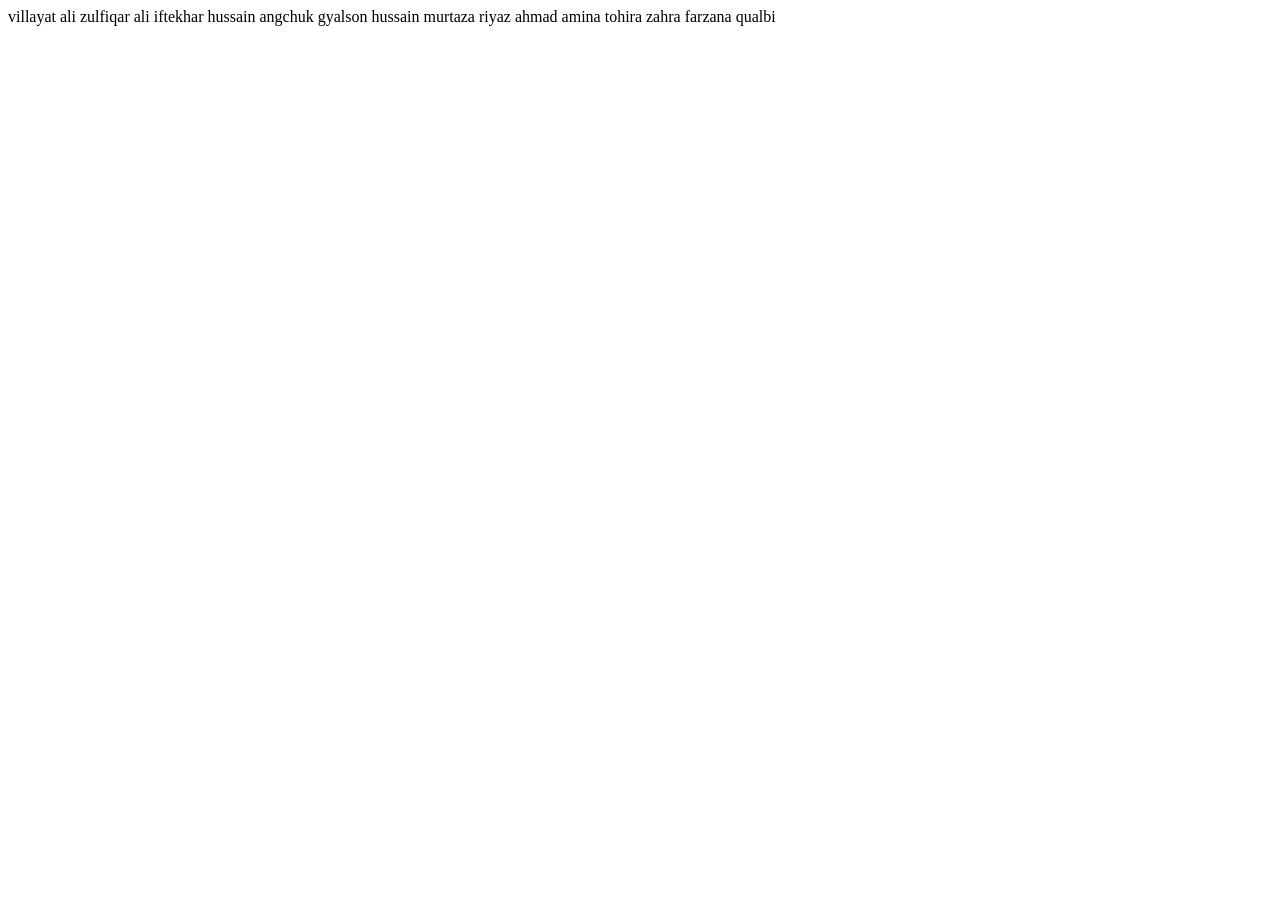
<file: new.html>
<!doctypehtml>
<html>
    <head>
        <title>
  my first page  in html 
        </title>
    </head>
    <body>
        villayat ali
        zulfiqar ali
        iftekhar hussain
        angchuk
        gyalson
        hussain
        murtaza
        riyaz
        ahmad
        amina
        tohira
        zahra
        farzana
        qualbi
    </body>
</html>
</file>
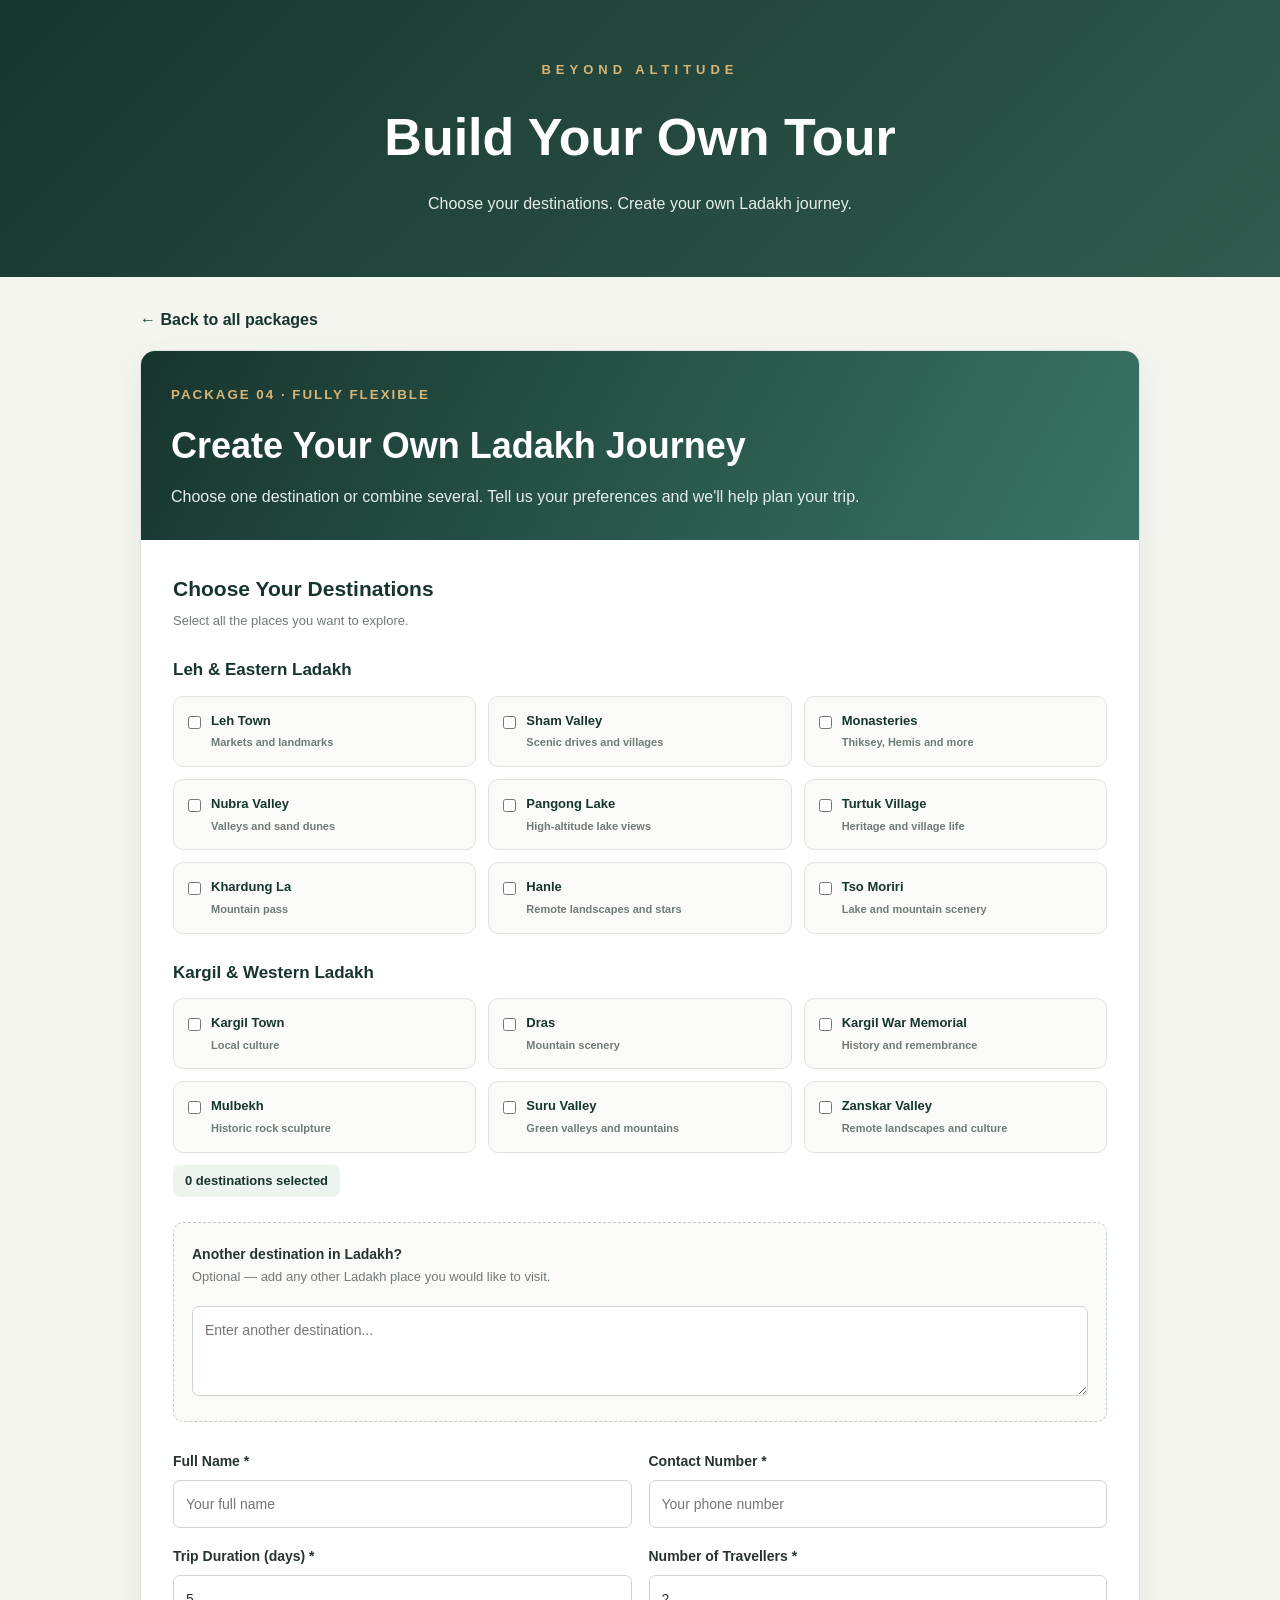
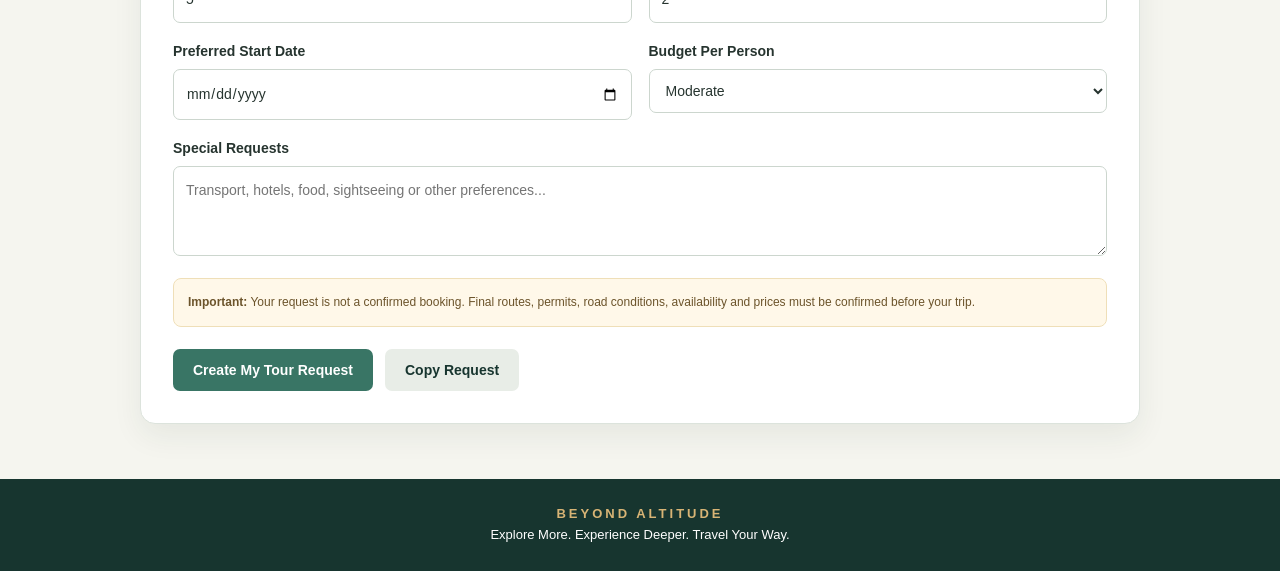
<file: own.html>
<!DOCTYPE html>
<html lang="en">
<head>
<meta charset="UTF-8">
<meta name="viewport" content="width=device-width, initial-scale=1.0">
<title>Beyond Altitude | Build Your Own Tour</title>

<style>
:root {
    --dark: #17352f;
    --green: #397565;
    --gold: #d8b475;
    --bg: #f5f5ef;
    --text: #26342f;
    --muted: #707b75;
}

* {
    margin: 0;
    padding: 0;
    box-sizing: border-box;
}

body {
    font-family: Arial, sans-serif;
    background: var(--bg);
    color: var(--text);
    line-height: 1.6;
}

header {
    background: linear-gradient(135deg, #17352f, #315b4e);
    color: white;
    padding: 60px 20px;
    text-align: center;
}

.brand {
    color: var(--gold);
    letter-spacing: 5px;
    font-size: 13px;
    font-weight: bold;
    margin-bottom: 15px;
}

header h1 {
    font-size: clamp(32px, 6vw, 52px);
}

header p {
    color: #e5eee9;
    margin-top: 12px;
}

.container {
    width: min(1000px, 92%);
    margin: 30px auto 55px;
}

.back-link {
    display: inline-block;
    color: var(--dark);
    text-decoration: none;
    font-weight: bold;
    margin-bottom: 18px;
}

.card {
    background: white;
    border: 1px solid #dce3dc;
    border-radius: 15px;
    overflow: hidden;
    box-shadow: 0 12px 30px #17352f12;
}

.hero {
    background: linear-gradient(120deg, var(--dark), var(--green));
    padding: 30px;
    color: white;
}

.hero small {
    color: var(--gold);
    font-weight: bold;
    letter-spacing: 2px;
}

.hero h2 {
    font-size: clamp(25px, 4vw, 36px);
    margin: 10px 0;
}

.hero p {
    color: #e5eee9;
}

.form-content {
    padding: clamp(18px, 4vw, 32px);
}

.section-title {
    color: var(--dark);
    margin-bottom: 5px;
    font-size: 21px;
}

.help {
    color: var(--muted);
    font-size: 13px;
    margin-bottom: 18px;
}

.region {
    margin-top: 25px;
}

.region h3 {
    color: var(--dark);
    margin-bottom: 12px;
    font-size: 17px;
}

.destinations {
    display: grid;
    grid-template-columns: repeat(3, minmax(0, 1fr));
    gap: 12px;
}

.destination {
    display: flex;
    gap: 10px;
    align-items: flex-start;
    padding: 14px;
    border: 1px solid #dfe5de;
    border-radius: 10px;
    background: #fafbf8;
    cursor: pointer;
    transition: .2s;
}

.destination:has(input:checked) {
    background: #edf5ef;
    border-color: var(--green);
}

.destination input {
    margin-top: 5px;
    accent-color: var(--green);
}

.destination strong {
    display: block;
    color: var(--dark);
    font-size: 13px;
}

.destination span {
    display: block;
    color: var(--muted);
    font-size: 11px;
    margin-top: 3px;
}

.count {
    display: inline-block;
    margin-top: 12px;
    background: #edf4ed;
    color: var(--dark);
    padding: 6px 12px;
    border-radius: 7px;
    font-size: 13px;
    font-weight: bold;
}

.custom-place {
    margin-top: 25px;
    padding: 18px;
    border: 1px dashed #bdcfc0;
    border-radius: 10px;
    background: #fafbf8;
}

.fields {
    display: grid;
    grid-template-columns: repeat(2, minmax(0, 1fr));
    gap: 17px;
    margin-top: 28px;
}

.field {
    display: flex;
    flex-direction: column;
    gap: 7px;
}

.full {
    grid-column: 1 / -1;
}

label {
    font-size: 14px;
    font-weight: bold;
}

input[type="text"],
input[type="tel"],
input[type="date"],
input[type="number"],
select,
textarea {
    width: 100%;
    padding: 12px;
    border: 1px solid #ccd6ce;
    border-radius: 7px;
    background: white;
    color: var(--text);
    font: inherit;
    font-size: 14px;
}

textarea {
    min-height: 90px;
    resize: vertical;
}

input:focus,
select:focus,
textarea:focus {
    outline: 2px solid #a4c5b7;
}

.notice {
    margin-top: 22px;
    padding: 14px;
    background: #fff8e9;
    border: 1px solid #efdfb8;
    border-radius: 8px;
    color: #6c542b;
    font-size: 12px;
}

.buttons {
    display: flex;
    flex-wrap: wrap;
    gap: 12px;
    margin-top: 22px;
}

button {
    border: none;
    border-radius: 7px;
    padding: 13px 20px;
    font-weight: bold;
    font-size: 14px;
    cursor: pointer;
}

.primary {
    background: var(--green);
    color: white;
}

.secondary {
    background: #e8ede7;
    color: var(--dark);
}

button:hover {
    opacity: .9;
}

#result {
    display: none;
    margin-top: 20px;
    padding: 16px;
    border: 1px solid #d7dfd7;
    border-radius: 8px;
    background: #f5f8f3;
    white-space: pre-wrap;
    overflow-wrap: anywhere;
}

footer {
    background: var(--dark);
    color: white;
    text-align: center;
    padding: 25px;
    font-size: 13px;
}

footer strong {
    color: var(--gold);
    letter-spacing: 3px;
}

@media (max-width: 750px) {
    .destinations {
        grid-template-columns: repeat(2, minmax(0, 1fr));
    }
}

@media (max-width: 520px) {
    .destinations,
    .fields {
        grid-template-columns: 1fr;
    }

    .full {
        grid-column: auto;
    }

    .buttons button {
        width: 100%;
    }
}
</style>
</head>

<body>

<header>
    <div class="brand">BEYOND ALTITUDE</div>
    <h1>Build Your Own Tour</h1>
    <p>Choose your destinations. Create your own Ladakh journey.</p>
</header>

<main class="container">

    <a class="back-link" href="index.html">
        ← Back to all packages
    </a>

    <article class="card">

        <div class="hero">
            <small>PACKAGE 04 · FULLY FLEXIBLE</small>
            <h2>Create Your Own Ladakh Journey</h2>
            <p>
                Choose one destination or combine several.
                Tell us your preferences and we'll help plan your trip.
            </p>
        </div>

        <form class="form-content" id="tourForm">

            <h2 class="section-title">Choose Your Destinations</h2>
            <p class="help">Select all the places you want to explore.</p>

            <div class="region">
                <h3>Leh & Eastern Ladakh</h3>

                <div class="destinations">
                    <label class="destination">
                        <input type="checkbox" name="destination" value="Leh Town">
                        <div><strong>Leh Town</strong><span>Markets and landmarks</span></div>
                    </label>

                    <label class="destination">
                        <input type="checkbox" name="destination" value="Sham Valley">
                        <div><strong>Sham Valley</strong><span>Scenic drives and villages</span></div>
                    </label>

                    <label class="destination">
                        <input type="checkbox" name="destination" value="Ladakh Monasteries">
                        <div><strong>Monasteries</strong><span>Thiksey, Hemis and more</span></div>
                    </label>

                    <label class="destination">
                        <input type="checkbox" name="destination" value="Nubra Valley">
                        <div><strong>Nubra Valley</strong><span>Valleys and sand dunes</span></div>
                    </label>

                    <label class="destination">
                        <input type="checkbox" name="destination" value="Pangong Lake">
                        <div><strong>Pangong Lake</strong><span>High-altitude lake views</span></div>
                    </label>

                    <label class="destination">
                        <input type="checkbox" name="destination" value="Turtuk Village">
                        <div><strong>Turtuk Village</strong><span>Heritage and village life</span></div>
                    </label>

                    <label class="destination">
                        <input type="checkbox" name="destination" value="Khardung La">
                        <div><strong>Khardung La</strong><span>Mountain pass</span></div>
                    </label>

                    <label class="destination">
                        <input type="checkbox" name="destination" value="Hanle">
                        <div><strong>Hanle</strong><span>Remote landscapes and stars</span></div>
                    </label>

                    <label class="destination">
                        <input type="checkbox" name="destination" value="Tso Moriri">
                        <div><strong>Tso Moriri</strong><span>Lake and mountain scenery</span></div>
                    </label>
                </div>
            </div>

            <div class="region">
                <h3>Kargil & Western Ladakh</h3>

                <div class="destinations">
                    <label class="destination">
                        <input type="checkbox" name="destination" value="Kargil Town">
                        <div><strong>Kargil Town</strong><span>Local culture</span></div>
                    </label>

                    <label class="destination">
                        <input type="checkbox" name="destination" value="Dras">
                        <div><strong>Dras</strong><span>Mountain scenery</span></div>
                    </label>

                    <label class="destination">
                        <input type="checkbox" name="destination" value="Kargil War Memorial">
                        <div><strong>Kargil War Memorial</strong><span>History and remembrance</span></div>
                    </label>

                    <label class="destination">
                        <input type="checkbox" name="destination" value="Mulbekh">
                        <div><strong>Mulbekh</strong><span>Historic rock sculpture</span></div>
                    </label>

                    <label class="destination">
                        <input type="checkbox" name="destination" value="Suru Valley">
                        <div><strong>Suru Valley</strong><span>Green valleys and mountains</span></div>
                    </label>

                    <label class="destination">
                        <input type="checkbox" name="destination" value="Zanskar Valley">
                        <div><strong>Zanskar Valley</strong><span>Remote landscapes and culture</span></div>
                    </label>
                </div>
            </div>

            <div class="count">
                <span id="count">0</span> destinations selected
            </div>

            <div class="custom-place">
                <label for="customDestination">Another destination in Ladakh?</label>
                <p class="help">Optional — add any other Ladakh place you would like to visit.</p>
                <textarea id="customDestination" placeholder="Enter another destination..."></textarea>
            </div>

            <div class="fields">

                <div class="field">
                    <label for="name">Full Name *</label>
                    <input id="name" type="text" required placeholder="Your full name">
                </div>

                <div class="field">
                    <label for="phone">Contact Number *</label>
                    <input id="phone" type="tel" required placeholder="Your phone number">
                </div>

                <div class="field">
                    <label for="days">Trip Duration (days) *</label>
                    <input id="days" type="number" min="1" max="60" value="5" required>
                </div>

                <div class="field">
                    <label for="travellers">Number of Travellers *</label>
                    <input id="travellers" type="number" min="1" max="100" value="2" required>
                </div>

                <div class="field">
                    <label for="date">Preferred Start Date</label>
                    <input id="date" type="date">
                </div>

                <div class="field">
                    <label for="budget">Budget Per Person</label>
                    <select id="budget">
                        <option>Budget-friendly</option>
                        <option selected>Moderate</option>
                        <option>Comfort</option>
                        <option>Premium</option>
                        <option>Need guidance</option>
                    </select>
                </div>

                <div class="field full">
                    <label for="notes">Special Requests</label>
                    <textarea id="notes" placeholder="Transport, hotels, food, sightseeing or other preferences..."></textarea>
                </div>

            </div>

            <div class="notice">
                <strong>Important:</strong> Your request is not a confirmed booking.
                Final routes, permits, road conditions, availability and prices
                must be confirmed before your trip.
            </div>

            <div class="buttons">
                <button type="submit" class="primary">Create My Tour Request</button>
                <button type="button" class="secondary" id="copyButton">Copy Request</button>
            </div>

            <div id="result" role="status" aria-live="polite"></div>

        </form>
    </article>
</main>

<footer>
    <strong>BEYOND ALTITUDE</strong>
    <p>Explore More. Experience Deeper. Travel Your Way.</p>
</footer>

<script>
const form = document.getElementById("tourForm");
const result = document.getElementById("result");

function getDestinations() {
    return [...document.querySelectorAll(
        'input[name="destination"]:checked'
    )].map(item => item.value);
}

function updateCount() {
    document.getElementById("count").textContent =
        getDestinations().length;
}

document.querySelectorAll('input[name="destination"]')
    .forEach(item => item.addEventListener("change", updateCount));

function createRequest() {
    const destinations = getDestinations();
    const custom = document.getElementById("customDestination").value.trim();

    if (custom) {
        destinations.push("Other destination: " + custom);
    }

    return [
        "BEYOND ALTITUDE — CUSTOM TOUR REQUEST",
        "",
        "Name: " + document.getElementById("name").value.trim(),
        "Contact: " + document.getElementById("phone").value.trim(),
        "Destinations: " + destinations.join(", "),
        "Duration: " + document.getElementById("days").value + " days",
        "Travellers: " + document.getElementById("travellers").value,
        "Start date: " + (document.getElementById("date").value || "Not specified"),
        "Budget per person: " + document.getElementById("budget").value,
        "Special requests: " + (document.getElementById("notes").value.trim() || "None"),
        "",
        "Please prepare a suitable Ladakh itinerary and confirm the price."
    ].join("\n");
}

async function handleRequest() {
    if (!form.reportValidity()) return;

    if (
        getDestinations().length === 0 &&
        !document.getElementById("customDestination").value.trim()
    ) {
        alert("Please select at least one destination or enter another Ladakh destination.");
        return;
    }

    const request = createRequest();

    result.style.display = "block";
    result.textContent = request;

    try {
        await navigator.clipboard.writeText(request);
        alert("Your tour request is ready and has been copied. You can paste it into a message.");
    } catch (error) {
        alert("Your request is displayed below. Please copy it manually.");
    }
}

form.addEventListener("submit", function(event) {
    event.preventDefault();
    handleRequest();
});

document.getElementById("copyButton")
    .addEventListener("click", handleRequest);
</script>

</body>
</html>
</file>
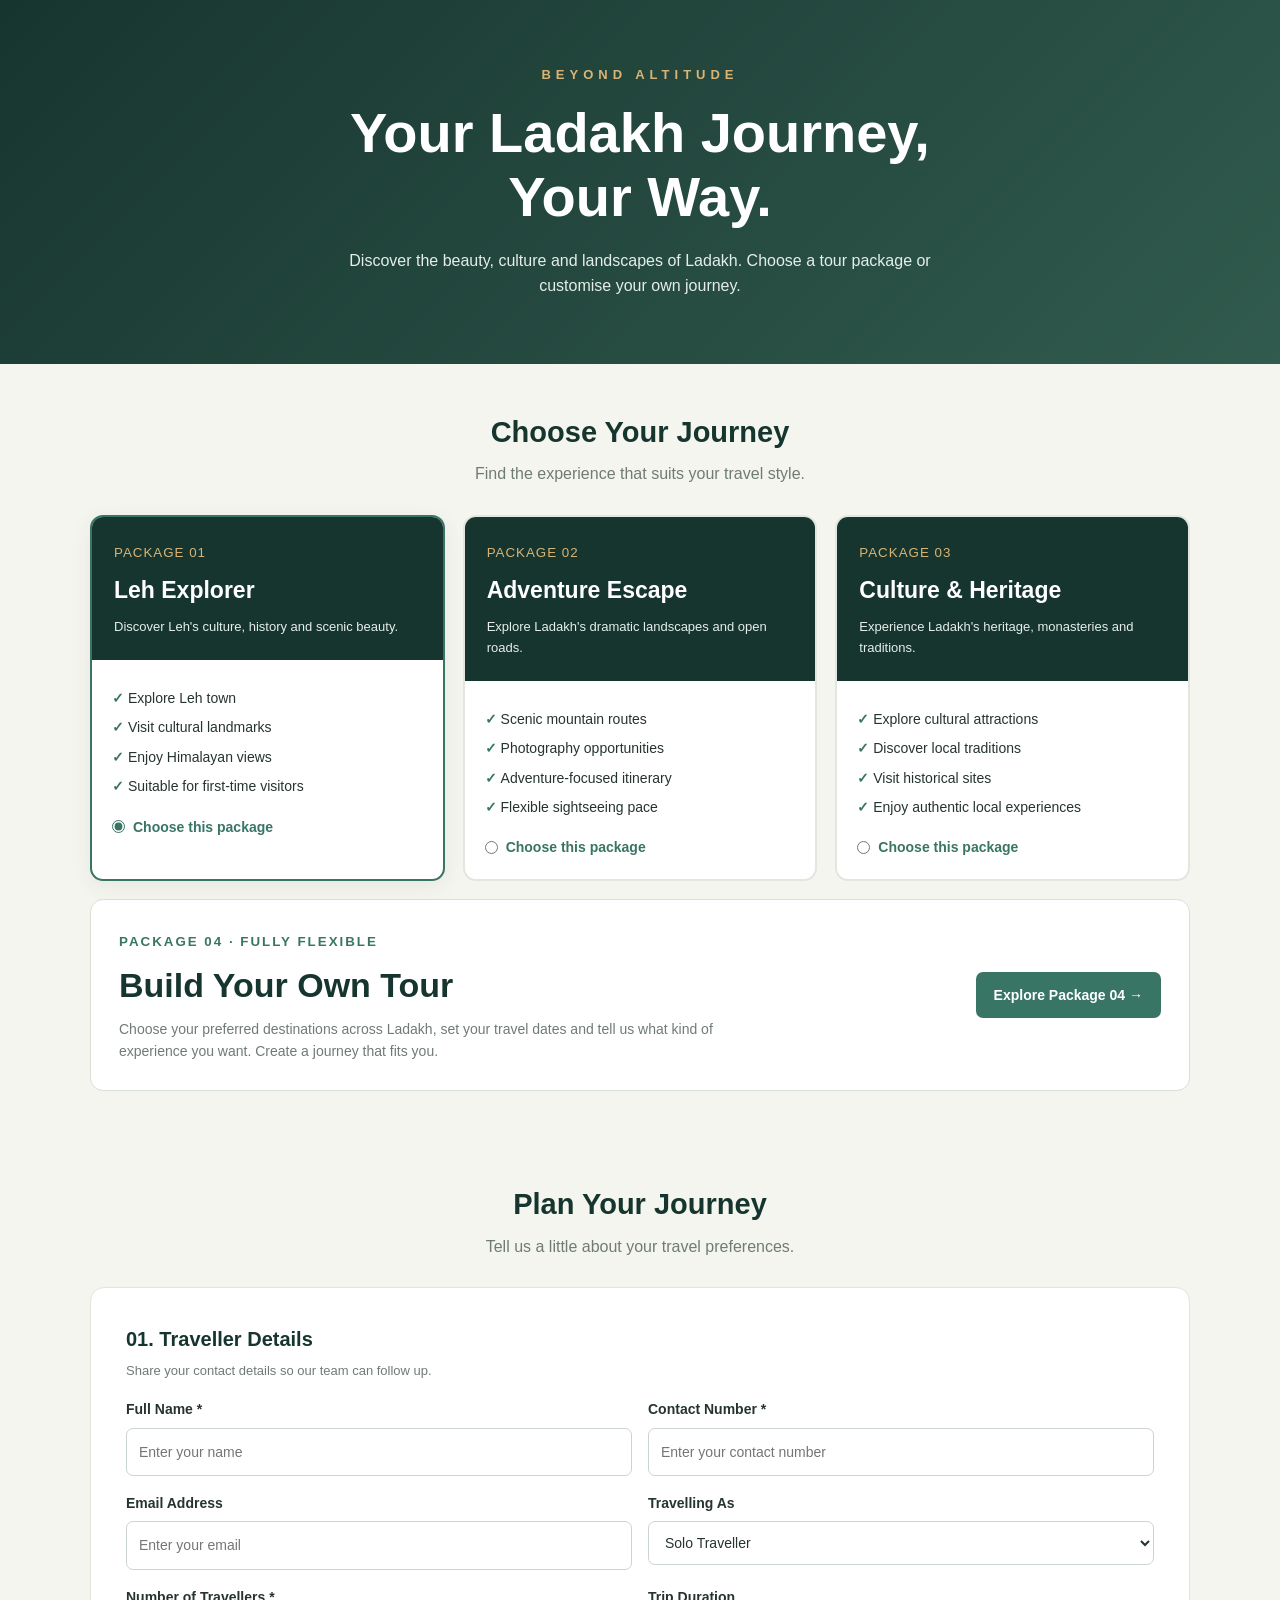
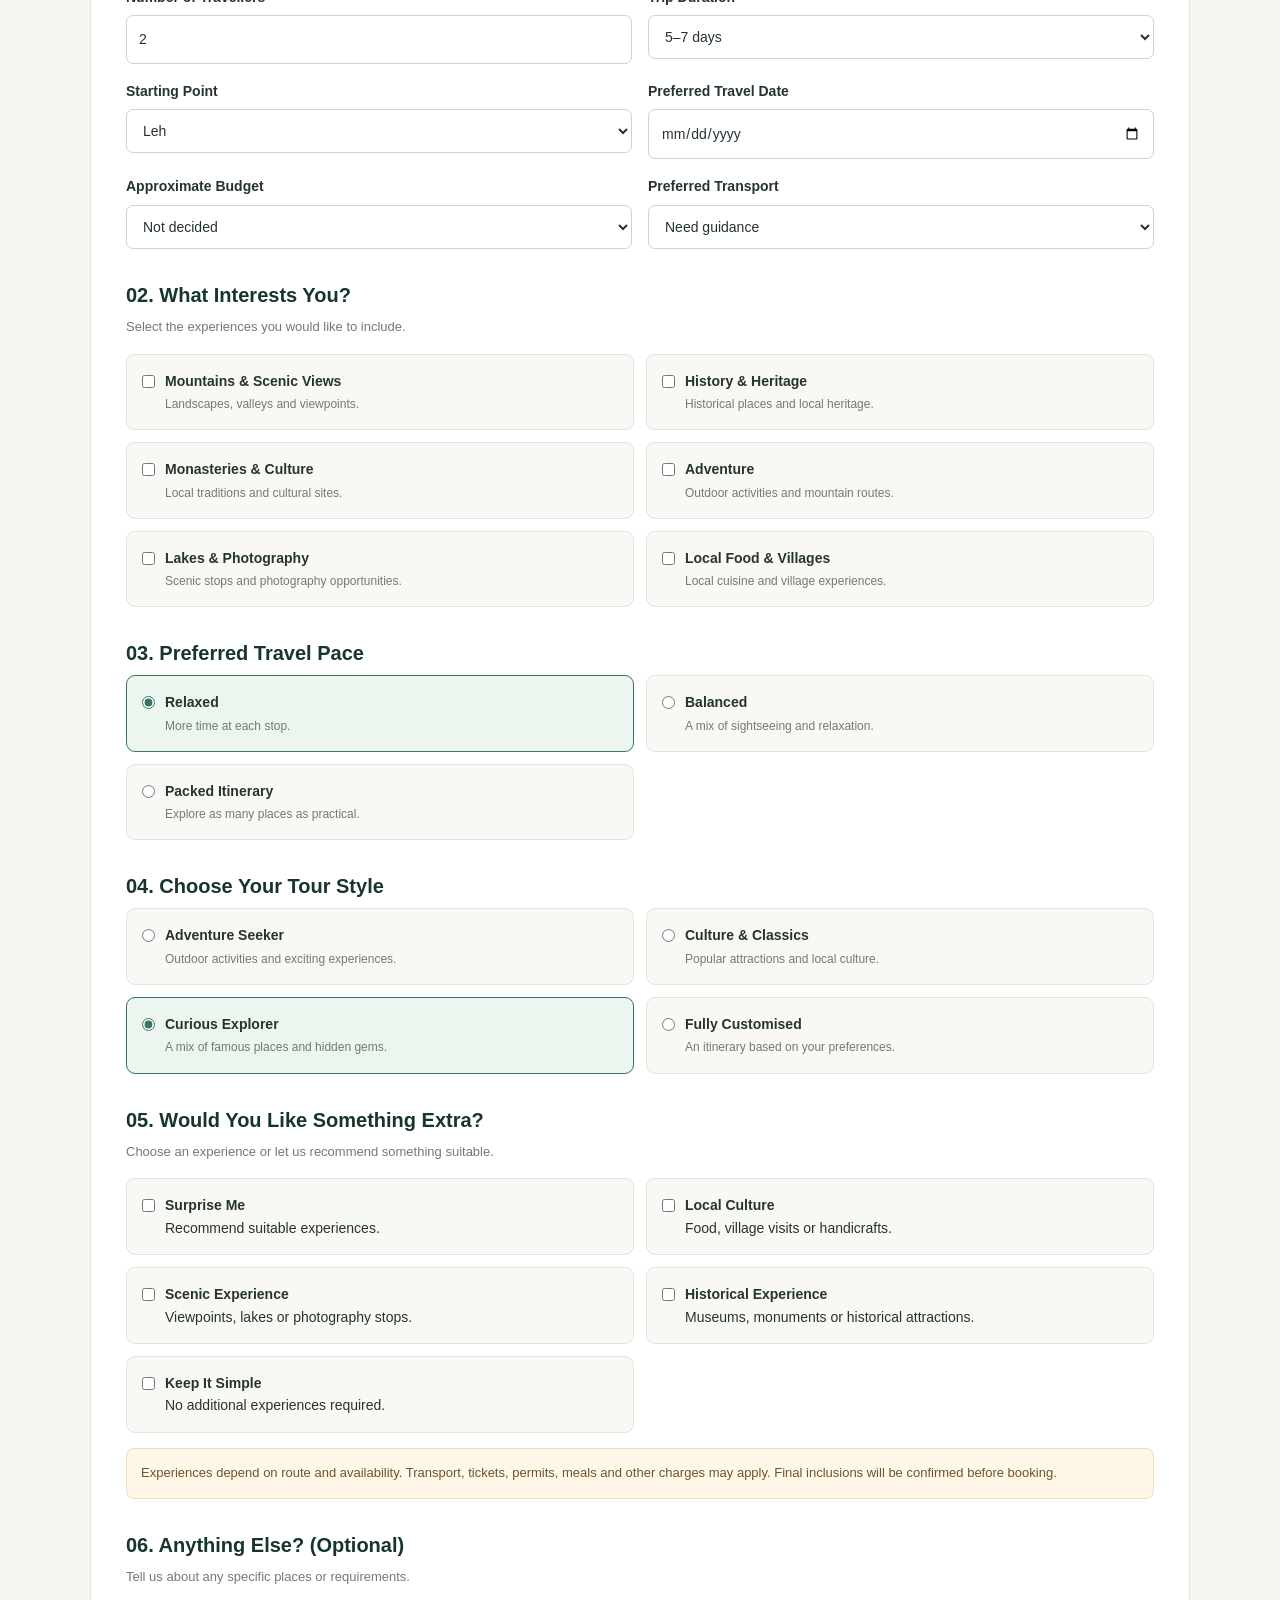
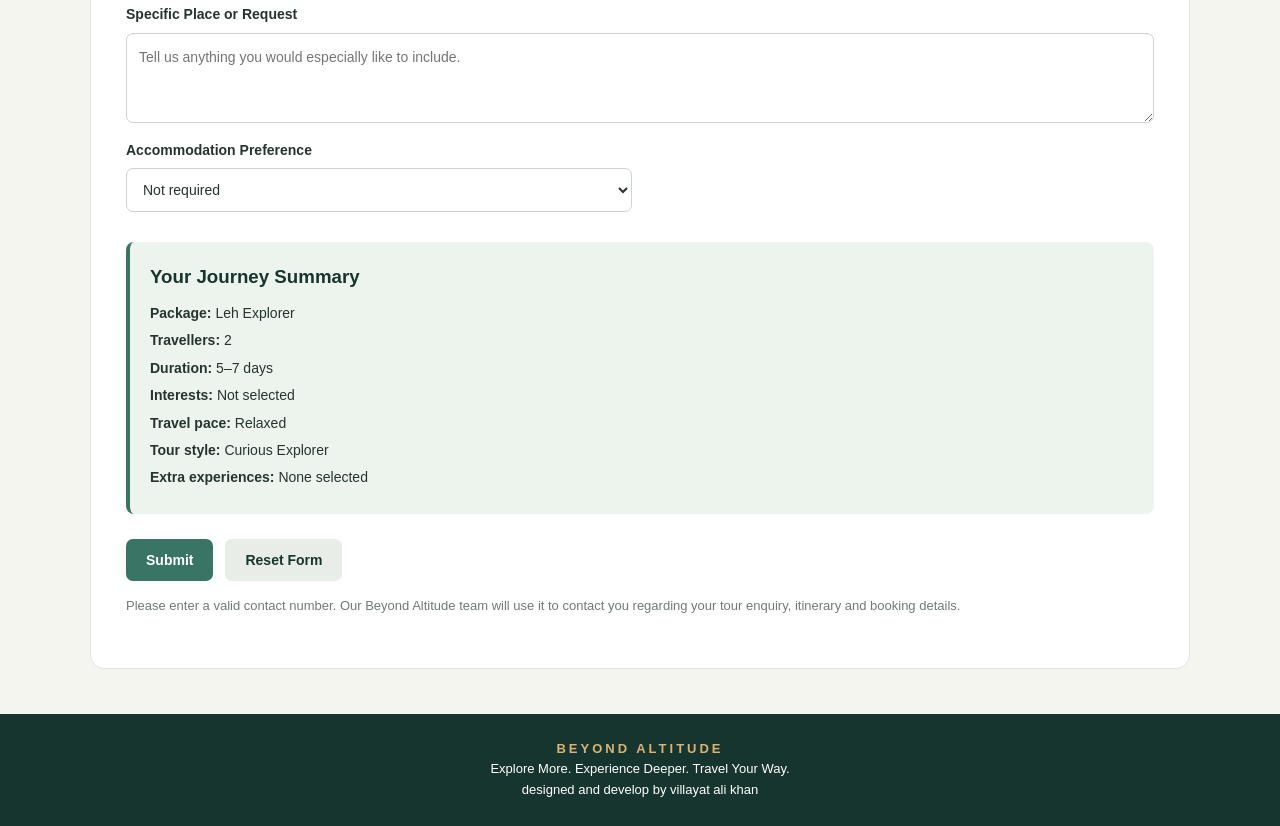
<file: pack.html>
<!DOCTYPE html>
<html lang="en">
<head>
<meta charset="UTF-8">
<meta name="viewport" content="width=device-width, initial-scale=1.0">
<title>Beyond Altitude | Custom Tours</title>

<style>
:root {
    --dark: #17352f;
    --green: #397565;
    --gold: #d8b475;
    --bg: #f5f5ef;
    --white: #fff;
    --text: #26342f;
    --muted: #707b75;
}

* {
    margin: 0;
    padding: 0;
    box-sizing: border-box;
}

body {
    font-family: Arial, sans-serif;
    background: var(--bg);
    color: var(--text);
    line-height: 1.6;
}

header {
    background: linear-gradient(135deg, #17352f, #315b4e);
    color: white;
    padding: 65px 20px;
    text-align: center;
}

.brand {
    color: var(--gold);
    letter-spacing: 5px;
    font-size: 13px;
    font-weight: bold;
    margin-bottom: 15px;
}

header h1 {
    font-size: clamp(35px, 6vw, 56px);
    line-height: 1.15;
}

header p {
    max-width: 650px;
    margin: 18px auto 0;
    color: #e5eee9;
}

.container {
    width: min(1100px, 92%);
    margin: auto;
}

section {
    padding: 45px 0;
}

.heading {
    text-align: center;
    margin-bottom: 28px;
}

.heading h2 {
    color: var(--dark);
    font-size: 29px;
}

.heading p {
    color: var(--muted);
    margin-top: 6px;
}

.packages {
    display: grid;
    grid-template-columns: repeat(3, minmax(0, 1fr));
    gap: 18px;
}

.package {
    background: white;
    border: 2px solid #e2e6df;
    border-radius: 13px;
    overflow: hidden;
    display: flex;
    flex-direction: column;
}

.package:has(input:checked) {
    border-color: var(--green);
    box-shadow: 0 5px 20px #17352f12;
}

.package-top {
    background: var(--dark);
    color: white;
    padding: 22px;
}

.package-top small {
    color: var(--gold);
    letter-spacing: 1px;
    text-transform: uppercase;
}

.package-top h3 {
    margin: 8px 0;
    font-size: 23px;
}

.package-top p {
    font-size: 13px;
    color: #e5eee9;
}

.package-content {
    padding: 20px;
    flex: 1;
}

.package-content ul {
    list-style: none;
    margin-bottom: 18px;
    font-size: 14px;
}

.package-content li {
    margin: 7px 0;
}

.package-content li::before {
    content: "✓ ";
    color: var(--green);
    font-weight: bold;
}

.choose {
    display: flex;
    align-items: center;
    gap: 8px;
    color: var(--green);
    font-weight: bold;
    cursor: pointer;
}

input[type="radio"],
input[type="checkbox"] {
    accent-color: var(--green);
}

.form-card {
    background: white;
    padding: clamp(18px, 4vw, 35px);
    border-radius: 14px;
    border: 1px solid #e1e5de;
}

.form-section {
    margin-bottom: 30px;
}

.form-section h3 {
    color: var(--dark);
    margin-bottom: 6px;
    font-size: 20px;
}

.description {
    font-size: 13px;
    color: var(--muted);
    margin-bottom: 16px;
}

.grid {
    display: grid;
    grid-template-columns: repeat(2, minmax(0, 1fr));
    gap: 16px;
}

.field {
    display: flex;
    flex-direction: column;
    gap: 7px;
}

.full {
    grid-column: 1 / -1;
}

label {
    font-size: 14px;
    font-weight: bold;
}

input[type="text"],
input[type="tel"],
input[type="email"],
input[type="date"],
input[type="number"],
select,
textarea {
    width: 100%;
    padding: 12px;
    border: 1px solid #cbd4cd;
    border-radius: 7px;
    background: white;
    color: var(--text);
    font: inherit;
    font-size: 14px;
}

textarea {
    min-height: 90px;
    resize: vertical;
}

input:focus,
select:focus,
textarea:focus {
    outline: 2px solid #a4c5b7;
    border-color: var(--green);
}

.option-list,
.bonus-grid {
    display: grid;
    grid-template-columns: repeat(2, minmax(0, 1fr));
    gap: 12px;
}

.option,
.bonus-option {
    display: flex;
    align-items: flex-start;
    gap: 10px;
    background: #f8f9f5;
    border: 1px solid #e0e5dd;
    border-radius: 9px;
    padding: 15px;
    cursor: pointer;
    font-weight: normal;
}

.option:has(input:checked),
.bonus-option:has(input:checked) {
    background: #edf5ef;
    border-color: var(--green);
}

.option input,
.bonus-option input {
    margin-top: 5px;
    flex-shrink: 0;
}

.option strong {
    display: block;
    font-size: 14px;
}

.option span {
    display: block;
    color: var(--muted);
    font-size: 12px;
    margin-top: 3px;
}

.notice {
    background: #fff8e9;
    border: 1px solid #efdfb8;
    color: #6c542b;
    padding: 14px;
    border-radius: 8px;
    font-size: 13px;
    margin-top: 15px;
}

.summary {
    background: #edf4ed;
    border-left: 4px solid var(--green);
    padding: 20px;
    border-radius: 8px;
    margin: 25px 0;
}

.summary h3 {
    margin-bottom: 10px;
    color: var(--dark);
}

.summary p {
    margin: 5px 0;
    font-size: 14px;
    overflow-wrap: anywhere;
}

.buttons {
    display: flex;
    gap: 12px;
    flex-wrap: wrap;
}

button {
    padding: 13px 20px;
    border: none;
    border-radius: 7px;
    cursor: pointer;
    font-size: 14px;
    font-weight: bold;
}

.primary {
    background: var(--green);
    color: white;
}

.secondary {
    background: #e8ede7;
    color: var(--dark);
}

/* Package 04 link card */
.build-package {
    grid-column: 1 / -1;
    background: white;
    border: 1px solid #d7dfd7;
    border-radius: 13px;
    overflow: hidden;
}

.build-card-content {
    display: flex;
    align-items: center;
    justify-content: space-between;
    gap: 25px;
    padding: 28px;
}

.build-card-content small {
    color: var(--green);
    font-weight: bold;
    letter-spacing: 2px;
}

.build-card-content h3 {
    color: var(--dark);
    font-size: clamp(24px, 4vw, 34px);
    margin: 5px 0;
}

.build-card-content p {
    color: var(--muted);
    font-size: 14px;
    max-width: 650px;
}

.package-four-button {
    display: inline-block;
    flex-shrink: 0;
    background: var(--green);
    color: white;
    padding: 12px 18px;
    border-radius: 7px;
    text-decoration: none;
    font-size: 14px;
    font-weight: bold;
}

.package-four-button:hover {
    background: var(--dark);
}

footer {
    background: var(--dark);
    color: white;
    text-align: center;
    padding: 25px 15px;
    font-size: 13px;
}

footer strong {
    color: var(--gold);
    letter-spacing: 3px;
}

@media (max-width: 800px) {
    .packages {
        grid-template-columns: 1fr;
    }

    .build-package {
        grid-column: auto;
    }

    .build-card-content {
        flex-direction: column;
        align-items: flex-start;
    }
}

@media (max-width: 550px) {
    .grid,
    .option-list,
    .bonus-grid {
        grid-template-columns: 1fr;
    }

    .buttons button {
        width: 100%;
    }
}
</style>
</head>

<body>

<header>
    <div class="brand">BEYOND ALTITUDE</div>
    <h1>Your Ladakh Journey,<br> Your Way.</h1>
    <p>
        Discover the beauty, culture and landscapes of Ladakh.
        Choose a tour package or customise your own journey.
    </p>
</header>

<main class="container">

<section id="packages">
    <div class="heading">
        <h2>Choose Your Journey</h2>
        <p>Find the experience that suits your travel style.</p>
    </div>

    <div class="packages">

        <!-- Package 01 -->
        <article class="package">
            <div class="package-top">
                <small>Package 01</small>
                <h3>Leh Explorer</h3>
                <p>Discover Leh's culture, history and scenic beauty.</p>
            </div>
            <div class="package-content">
                <ul>
                    <li>Explore Leh town</li>
                    <li>Visit cultural landmarks</li>
                    <li>Enjoy Himalayan views</li>
                    <li>Suitable for first-time visitors</li>
                </ul>
                <label class="choose">
                    <input type="radio" name="package"
                        value="Leh Explorer" checked>
                    Choose this package
                </label>
            </div>
        </article>

        <!-- Package 02 -->
        <article class="package">
            <div class="package-top">
                <small>Package 02</small>
                <h3>Adventure Escape</h3>
                <p>Explore Ladakh's dramatic landscapes and open roads.</p>
            </div>
            <div class="package-content">
                <ul>
                    <li>Scenic mountain routes</li>
                    <li>Photography opportunities</li>
                    <li>Adventure-focused itinerary</li>
                    <li>Flexible sightseeing pace</li>
                </ul>
                <label class="choose">
                    <input type="radio" name="package"
                        value="Adventure Escape">
                    Choose this package
                </label>
            </div>
        </article>

        <!-- Package 03 -->
        <article class="package">
            <div class="package-top">
                <small>Package 03</small>
                <h3>Culture & Heritage</h3>
                <p>Experience Ladakh's heritage, monasteries and traditions.</p>
            </div>
            <div class="package-content">
                <ul>
                    <li>Explore cultural attractions</li>
                    <li>Discover local traditions</li>
                    <li>Visit historical sites</li>
                    <li>Enjoy authentic local experiences</li>
                </ul>
                <label class="choose">
                    <input type="radio" name="package"
                        value="Culture & Heritage">
                    Choose this package
                </label>
            </div>
        </article>

        <!-- Package 04 links to a separate page -->
        <article class="build-package">
            <div class="build-card-content">
                <div>
                    <small>PACKAGE 04 · FULLY FLEXIBLE</small>
                    <h3>Build Your Own Tour</h3>
                    <p>
                        Choose your preferred destinations across Ladakh,
                        set your travel dates and tell us what kind of
                        experience you want. Create a journey that fits you.
                    </p>
                </div>
                <a class="package-four-button"
                   href="own.html">
                    Explore Package 04 →
                </a>
            </div>
        </article>

    </div>
</section>

<section id="custom-journey">
    <div class="heading">
        <h2>Plan Your Journey</h2>
        <p>Tell us a little about your travel preferences.</p>
    </div>

    <form class="form-card" id="tourForm">

        <div class="form-section">
            <h3>01. Traveller Details</h3>
            <p class="description">
                Share your contact details so our team can follow up.
            </p>

            <div class="grid">
                <div class="field">
                    <label for="name">Full Name *</label>
                    <input type="text" id="name" required
                        placeholder="Enter your name">
                </div>

                <div class="field">
                    <label for="phone">Contact Number *</label>
                    <input type="tel" id="phone" required
                        placeholder="Enter your contact number">
                </div>

                <div class="field">
                    <label for="email">Email Address</label>
                    <input type="email" id="email"
                        placeholder="Enter your email">
                </div>

                <div class="field">
                    <label for="traveller">Travelling As</label>
                    <select id="traveller">
                        <option>Solo Traveller</option>
                        <option>Couple</option>
                        <option>Friends</option>
                        <option>Family</option>
                        <option>Group</option>
                        <option>Student Historical Tour</option>
                    </select>
                </div>

                <div class="field">
                    <label for="people">Number of Travellers *</label>
                    <input type="number" id="people" min="1"
                        value="2" required>
                </div>

                <div class="field">
                    <label for="duration">Trip Duration</label>
                    <select id="duration">
                        <option>1–3 days</option>
                        <option selected>5–7 days</option>
                        <option>8–10 days</option>
                        <option>11–14 days</option>
                        <option>More than 14 days</option>
                        <option>Not decided yet</option>
                    </select>
                </div>

                <div class="field">
                    <label for="start">Starting Point</label>
                    <select id="start">
                        <option>Leh</option>
                        <option>Kargil</option>
                        <option>Need guidance</option>
                    </select>
                </div>

                <div class="field">
                    <label for="date">Preferred Travel Date</label>
                    <input type="date" id="date">
                </div>

                <div class="field">
                    <label for="budget">Approximate Budget</label>
                    <select id="budget">
                        <option>Not decided</option>
                        <option>Budget-friendly</option>
                        <option>₹10,000–₹20,000 per person</option>
                        <option>₹20,000–₹40,000 per person</option>
                        <option>₹40,000+ per person</option>
                    </select>
                </div>

                <div class="field">
                    <label for="transport">Preferred Transport</label>
                    <select id="transport">
                        <option>Need guidance</option>
                        <option>Private car</option>
                        <option>Shared vehicle</option>
                        <option>Motorbike</option>
                        <option>Public transport</option>
                    </select>
                </div>
            </div>
        </div>

        <div class="form-section">
            <h3>02. What Interests You?</h3>
            <p class="description">
                Select the experiences you would like to include.
            </p>

            <div class="option-list">
                <label class="option">
                    <input type="checkbox" name="interest"
                        value="Mountains and Scenic Views">
                    <div>
                        <strong>Mountains & Scenic Views</strong>
                        <span>Landscapes, valleys and viewpoints.</span>
                    </div>
                </label>

                <label class="option">
                    <input type="checkbox" name="interest"
                        value="History and Heritage">
                    <div>
                        <strong>History & Heritage</strong>
                        <span>Historical places and local heritage.</span>
                    </div>
                </label>

                <label class="option">
                    <input type="checkbox" name="interest"
                        value="Monasteries and Culture">
                    <div>
                        <strong>Monasteries & Culture</strong>
                        <span>Local traditions and cultural sites.</span>
                    </div>
                </label>

                <label class="option">
                    <input type="checkbox" name="interest"
                        value="Adventure">
                    <div>
                        <strong>Adventure</strong>
                        <span>Outdoor activities and mountain routes.</span>
                    </div>
                </label>

                <label class="option">
                    <input type="checkbox" name="interest"
                        value="Lakes and Photography">
                    <div>
                        <strong>Lakes & Photography</strong>
                        <span>Scenic stops and photography opportunities.</span>
                    </div>
                </label>

                <label class="option">
                    <input type="checkbox" name="interest"
                        value="Local Food and Villages">
                    <div>
                        <strong>Local Food & Villages</strong>
                        <span>Local cuisine and village experiences.</span>
                    </div>
                </label>
            </div>
        </div>

        <div class="form-section">
            <h3>03. Preferred Travel Pace</h3>
            <div class="option-list">
                <label class="option">
                    <input type="radio" name="pace"
                        value="Relaxed" checked>
                    <div>
                        <strong>Relaxed</strong>
                        <span>More time at each stop.</span>
                    </div>
                </label>

                <label class="option">
                    <input type="radio" name="pace"
                        value="Balanced">
                    <div>
                        <strong>Balanced</strong>
                        <span>A mix of sightseeing and relaxation.</span>
                    </div>
                </label>

                <label class="option">
                    <input type="radio" name="pace"
                        value="Packed">
                    <div>
                        <strong>Packed Itinerary</strong>
                        <span>Explore as many places as practical.</span>
                    </div>
                </label>
            </div>
        </div>

        <div class="form-section">
            <h3>04. Choose Your Tour Style</h3>

            <div class="option-list">
                <label class="option">
                    <input type="radio" name="style"
                        value="Adventure Seeker">
                    <div>
                        <strong>Adventure Seeker</strong>
                        <span>Outdoor activities and exciting experiences.</span>
                    </div>
                </label>

                <label class="option">
                    <input type="radio" name="style"
                        value="Culture and Classics">
                    <div>
                        <strong>Culture & Classics</strong>
                        <span>Popular attractions and local culture.</span>
                    </div>
                </label>

                <label class="option">
                    <input type="radio" name="style"
                        value="Curious Explorer" checked>
                    <div>
                        <strong>Curious Explorer</strong>
                        <span>A mix of famous places and hidden gems.</span>
                    </div>
                </label>

                <label class="option">
                    <input type="radio" name="style"
                        value="Fully Customised">
                    <div>
                        <strong>Fully Customised</strong>
                        <span>An itinerary based on your preferences.</span>
                    </div>
                </label>
            </div>
        </div>

        <div class="form-section">
            <h3>05. Would You Like Something Extra?</h3>
            <p class="description">
                Choose an experience or let us recommend something suitable.
            </p>

            <div class="bonus-grid">
                <label class="bonus-option">
                    <input type="checkbox" name="bonus"
                        value="Recommend the best extras">
                    <span>
                        <strong>Surprise Me</strong><br>
                        Recommend suitable experiences.
                    </span>
                </label>

                <label class="bonus-option">
                    <input type="checkbox" name="bonus"
                        value="Local cultural experience">
                    <span>
                        <strong>Local Culture</strong><br>
                        Food, village visits or handicrafts.
                    </span>
                </label>

                <label class="bonus-option">
                    <input type="checkbox" name="bonus"
                        value="Scenic experience">
                    <span>
                        <strong>Scenic Experience</strong><br>
                        Viewpoints, lakes or photography stops.
                    </span>
                </label>

                <label class="bonus-option">
                    <input type="checkbox" name="bonus"
                        value="Historical experience">
                    <span>
                        <strong>Historical Experience</strong><br>
                        Museums, monuments or historical attractions.
                    </span>
                </label>

                <label class="bonus-option">
                    <input type="checkbox" name="bonus"
                        value="No extras">
                    <span>
                        <strong>Keep It Simple</strong><br>
                        No additional experiences required.
                    </span>
                </label>
            </div>

            <div class="notice">
                Experiences depend on route and availability. Transport,
                tickets, permits, meals and other charges may apply.
                Final inclusions will be confirmed before booking.
            </div>
        </div>

        <div class="form-section">
            <h3>06. Anything Else? (Optional)</h3>
            <p class="description">
                Tell us about any specific places or requirements.
            </p>

            <div class="grid">
                <div class="field full">
                    <label for="specific">Specific Place or Request</label>
                    <textarea id="specific"
                        placeholder="Tell us anything you would especially like to include."></textarea>
                </div>

                <div class="field">
                    <label for="stay">Accommodation Preference</label>
                    <select id="stay">
                        <option>Not required</option>
                        <option>Budget guesthouse</option>
                        <option>Hotel</option>
                        <option>Homestay</option>
                        <option>Premium accommodation</option>
                        <option>Need guidance</option>
                    </select>
                </div>
            </div>
        </div>

        <div class="summary">
            <h3>Your Journey Summary</h3>
            <p><strong>Package:</strong> <span id="sumPackage">Leh Explorer</span></p>
            <p><strong>Travellers:</strong> <span id="sumPeople">2</span></p>
            <p><strong>Duration:</strong> <span id="sumDuration">5–7 days</span></p>
            <p><strong>Interests:</strong> <span id="sumInterest">Not selected</span></p>
            <p><strong>Travel pace:</strong> <span id="sumPace">Relaxed</span></p>
            <p><strong>Tour style:</strong> <span id="sumStyle">Curious Explorer</span></p>
            <p><strong>Extra experiences:</strong> <span id="sumBonus">None selected</span></p>
        </div>

        <div class="buttons">
            <button type="button" class="primary" onclick="copyRequest()">
                Submit
            </button>
            <button type="reset" class="secondary">
                Reset Form
            </button>
        </div>

        <p class="description" style="margin-top:15px">
            Please enter a valid contact number. Our Beyond Altitude team
            will use it to contact you regarding your tour enquiry,
            itinerary and booking details.
        </p>

    </form>
</section>
</main>

<footer>
    <strong>BEYOND ALTITUDE</strong>
    <p>Explore More. Experience Deeper. Travel Your Way.</p>
    <p> designed and develop  by villayat ali khan</p>
</footer>

<script>
const form = document.getElementById("tourForm");

function checkedValues(name) {
    return [...document.querySelectorAll(
        'input[name="' + name + '"]:checked'
    )].map(item => item.value);
}

function getValue(id) {
    return document.getElementById(id).value || "Not specified";
}

function getValueForRadio(name) {
    const input = document.querySelector(
        'input[name="' + name + '"]:checked'
    );
    return input ? input.value : "Not selected";
}

function updateSummary() {
    document.getElementById("sumPackage").textContent =
        getValueForRadio("package");

    document.getElementById("sumPeople").textContent =
        getValue("people");

    document.getElementById("sumDuration").textContent =
        getValue("duration");

    const interests = checkedValues("interest");
    document.getElementById("sumInterest").textContent =
        interests.length ? interests.join(", ") : "Not selected";

    document.getElementById("sumPace").textContent =
        getValueForRadio("pace");

    document.getElementById("sumStyle").textContent =
        getValueForRadio("style");

    const bonuses = checkedValues("bonus");
    document.getElementById("sumBonus").textContent =
        bonuses.length ? bonuses.join(", ") : "None selected";
}

function buildRequest() {
    return [
        "BEYOND ALTITUDE — CUSTOM TOUR REQUEST",
        "--------------------------------------",
        "Name: " + getValue("name"),
        "Phone: " + getValue("phone"),
        "Email: " + getValue("email"),
        "Package: " + getValueForRadio("package"),
        "Travelling as: " + getValue("traveller"),
        "Travellers: " + getValue("people"),
        "Duration: " + getValue("duration"),
        "Starting point: " + getValue("start"),
        "Preferred date: " + getValue("date"),
        "Budget: " + getValue("budget"),
        "Transport: " + getValue("transport"),
        "Accommodation: " + getValue("stay"),
        "Interests: " + (checkedValues("interest").join(", ") || "Not specified"),
        "Travel pace: " + getValueForRadio("pace"),
        "Tour style: " + getValueForRadio("style"),
        "Extra experiences: " + (checkedValues("bonus").join(", ") || "None"),
        "Specific request: " + (getValue("specific") || "None"),
        "",
        "Please suggest a suitable itinerary and confirm the final cost."
    ].join("\n");
}

async function copyRequest() {
    if (!form.reportValidity()) return;

    const request = buildRequest();

    try {
        await navigator.clipboard.writeText(request);
        alert("Thank you for your interest! Our team will contact you soon.");
    } catch (error) {
        const area = document.createElement("textarea");
        area.value = request;
        document.body.appendChild(area);
        area.select();

        const copied = document.execCommand("copy");
        area.remove();

        if (copied) {
            alert("Thank you for your interest! Our team will contact you soon.");
        } else {
            prompt("Copy your tour request:", request);
        }
    }
}

form.addEventListener("input", updateSummary);
form.addEventListener("change", updateSummary);
form.addEventListener("reset", () => setTimeout(updateSummary, 0));

updateSummary();
</script>

</body>
</html>
</file>
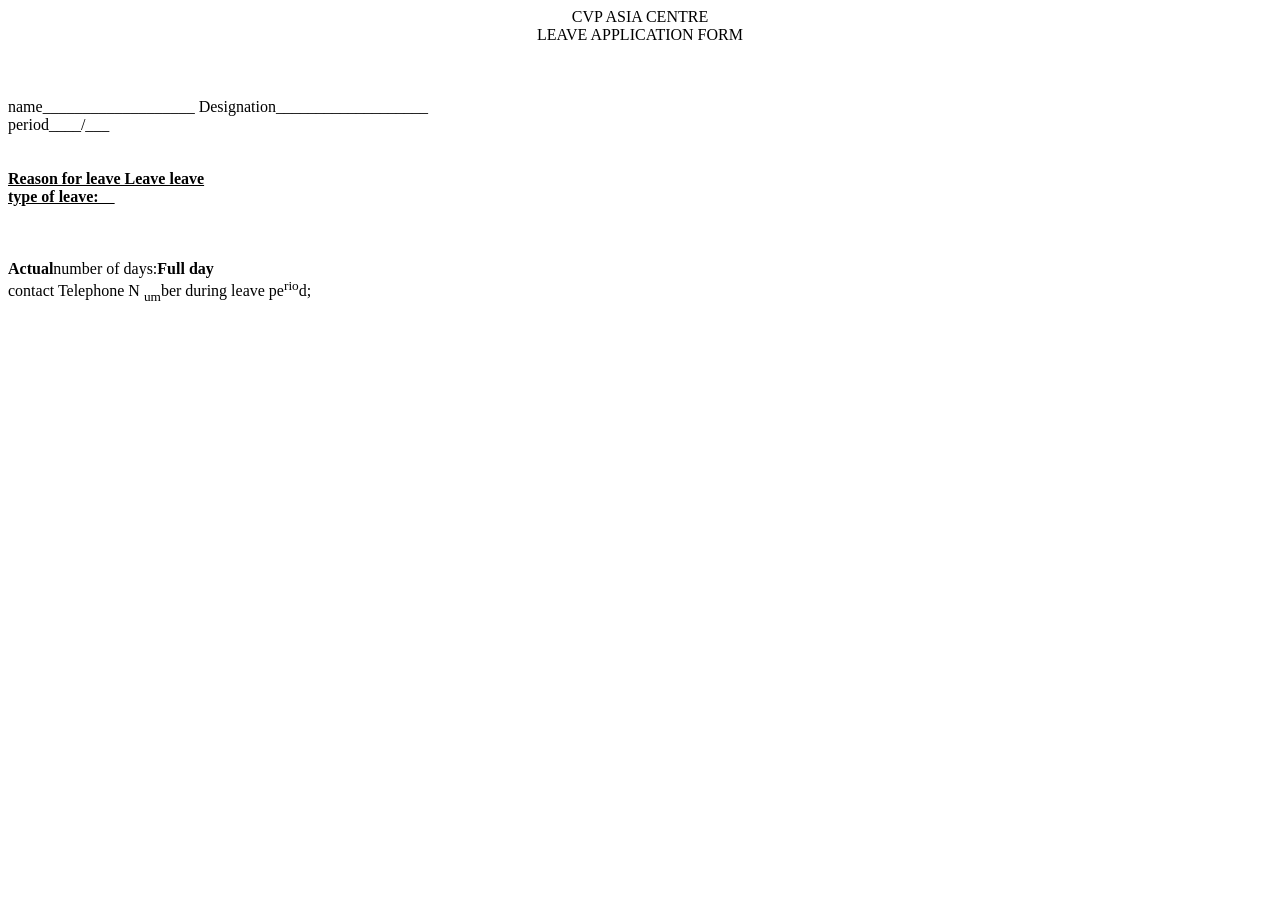
<file: ques1.html>
<!DOCTYPE html>
<html>
    <head>
        <title>
            my first assignement
        </title>
    </head>
    <body>
        <center> CVP ASIA CENTRE <br>
        LEAVE APPLICATION FORM <br><br><br><br></center>
name___________________ Designation___________________<br>
        period____/___<br><br><br>
        <B><U>Reason for leave Leave leave<br>
        type of leave:&nbsp&nbsp&nbsp&nbsp</U></B><br><br><br><br>
<B> Actual</B>number of days:<B>Full day</B><br>
contact Telephone N <sub>um</sub>ber during leave pe<sup>rio</sup>d;<br>


    </body>
</html>
</file>
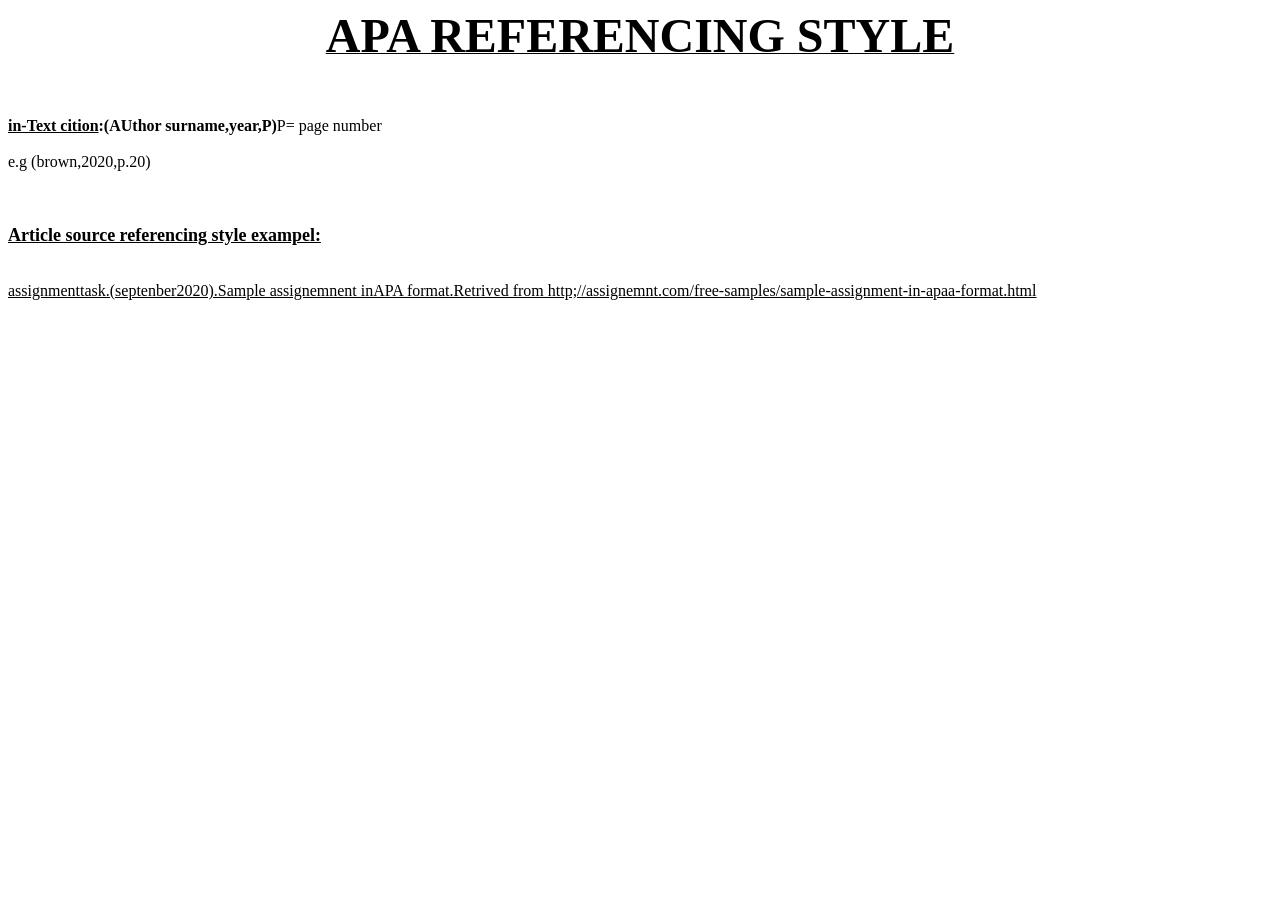
<file: ques3.html>
<!doctype>
<html>
    <head>
        <title>
            its is 3rd assignment
        </title>
    </head>
    <body>
        <center><b><u><font size=7>APA REFERENCING STYLE</font></u></b></center><br><br><br>
        <b><u>in-Text cition</u>:(AUthor surname,year,P)</b>P= page number<br><br>
        e.g (brown,2020,p.20)<br><br><br><br>
        <U><B><font size=4> Article source referencing style exampel:</font></B></U><br><br><br>
        <u>assignmenttask.(septenber2020).Sample assignemnent inAPA format.Retrived from http;//assignemnt.com/free-samples/sample-assignment-in-apaa-format.html</u><br>
        
    </body>
</html>
</file>
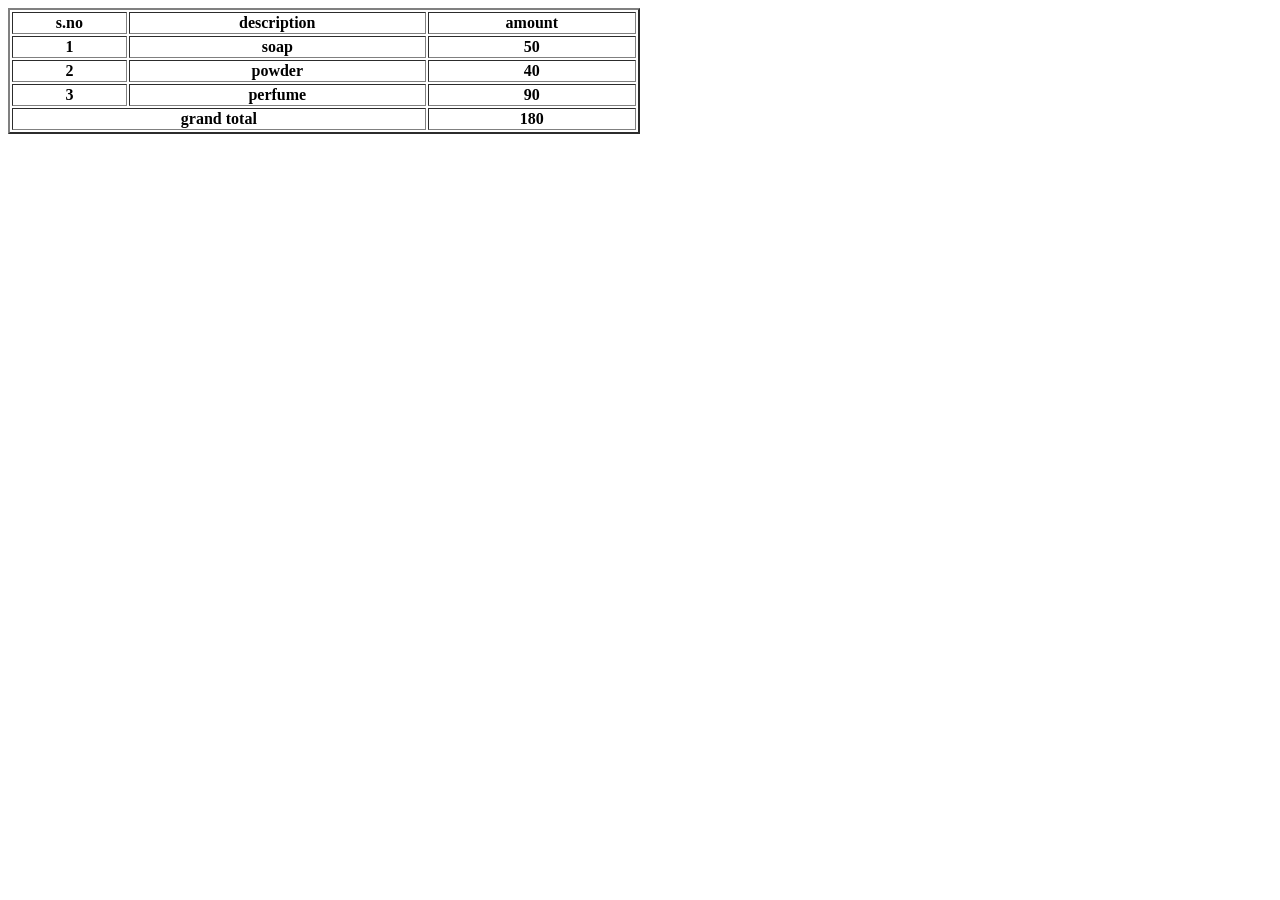
<file: ques5.html>
<!DOCTYPE html>
<html>
    <head>
        <title>
            my fourth assignment 
        </title>
        <body>
            <table border ="2" width =50%>
                <tr>
                    <th> s.no</th>
                    <th> description</th>
                    <th>amount</th>
                </tr>
                <tr>
                    <th> 1</th>
                    <th> soap </th>
                    <th> 50</th>
                </tr>
                <tr>
                    <th> 2</th>
                    <th>powder</th>
                    <th>40</th>
                </tr>
                <tr>
                    <th>3 </th>
                    <th> perfume</th>
                    <th> 90</th>
                </tr>
                <th colspan="2">grand total</th>
                <th> 180 </th>
            </table>
        </body>
    </head>
</html>
</file>
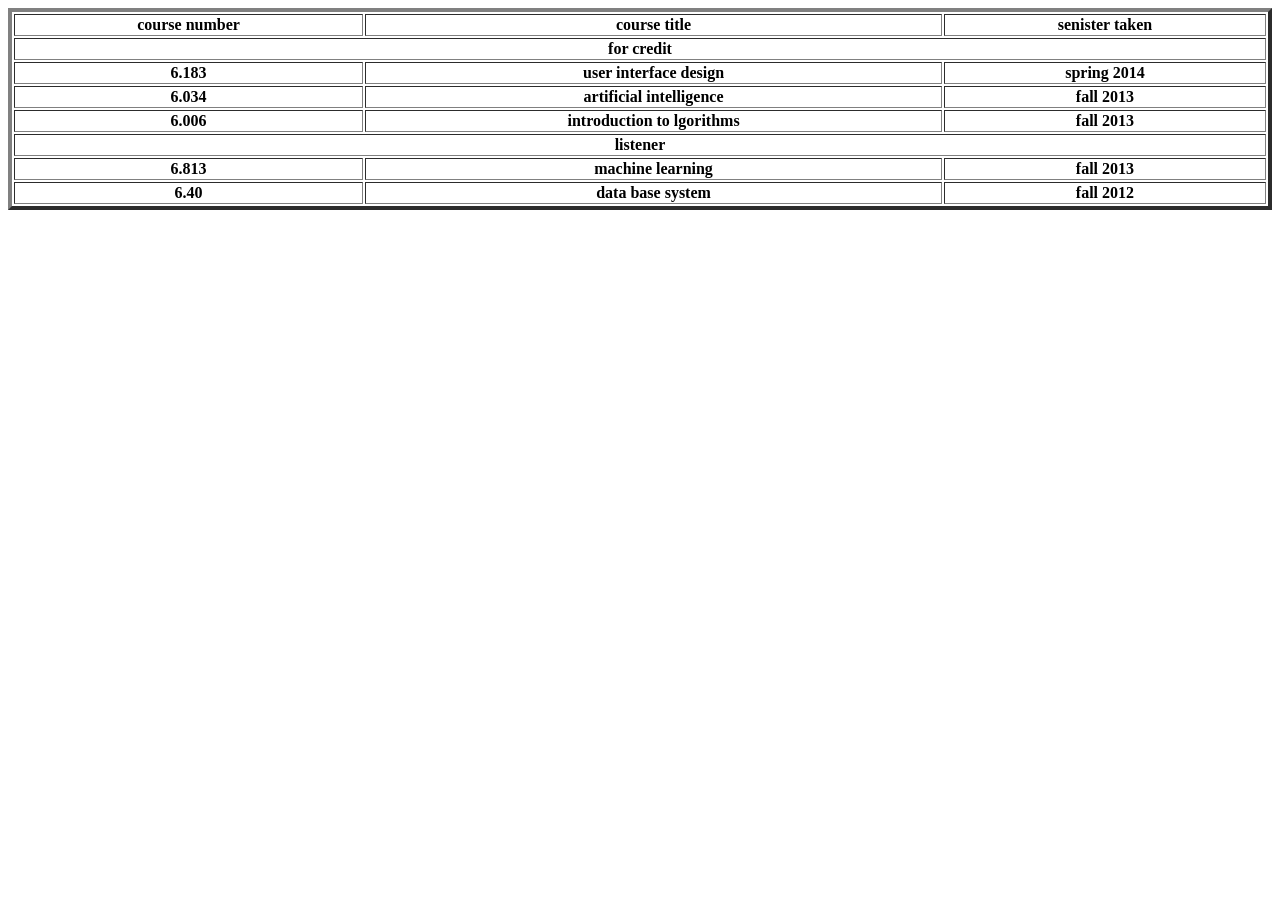
<file: ques6.html>
<!DOCTYPE html>
<html>
    <head>
        <title>
            its is my sixth assignment 
        </title>
    </head>
    <body>
        <table border="4" width="100%"  >
            <tr>
                <th> course number</th>
                <th>course title</th>
                <th> senister taken</th>
            </tr>
            <tr>
                <th colspan="3"><center> for credit</center></th>

            </tr>
            <tr>
                <th>6.183</th>
                <th> user interface design</th>
                <th> spring 2014</th>
            </tr>
            <tr>
                <th> 6.034</th>
                <th> artificial intelligence </th>
                <th> fall 2013</th>

            </tr>
            <tr>
                <th> 6.006</th>
                <th> introduction to lgorithms</th>
                <th> fall 2013</th>
            </tr>
            <tr>
                <th colspan="3"><center> listener</center></th>
            </tr>
            <tr>
                <th> 6.813</th>
                <th>machine learning</th>
                <th> fall 2013</th>
            </tr>
            <tr>
                <th> 6.40</th>
                <th> data base system</th>
                <th> fall 2012</th>
            </tr>

        </table>
    </body>
</html>
</file>
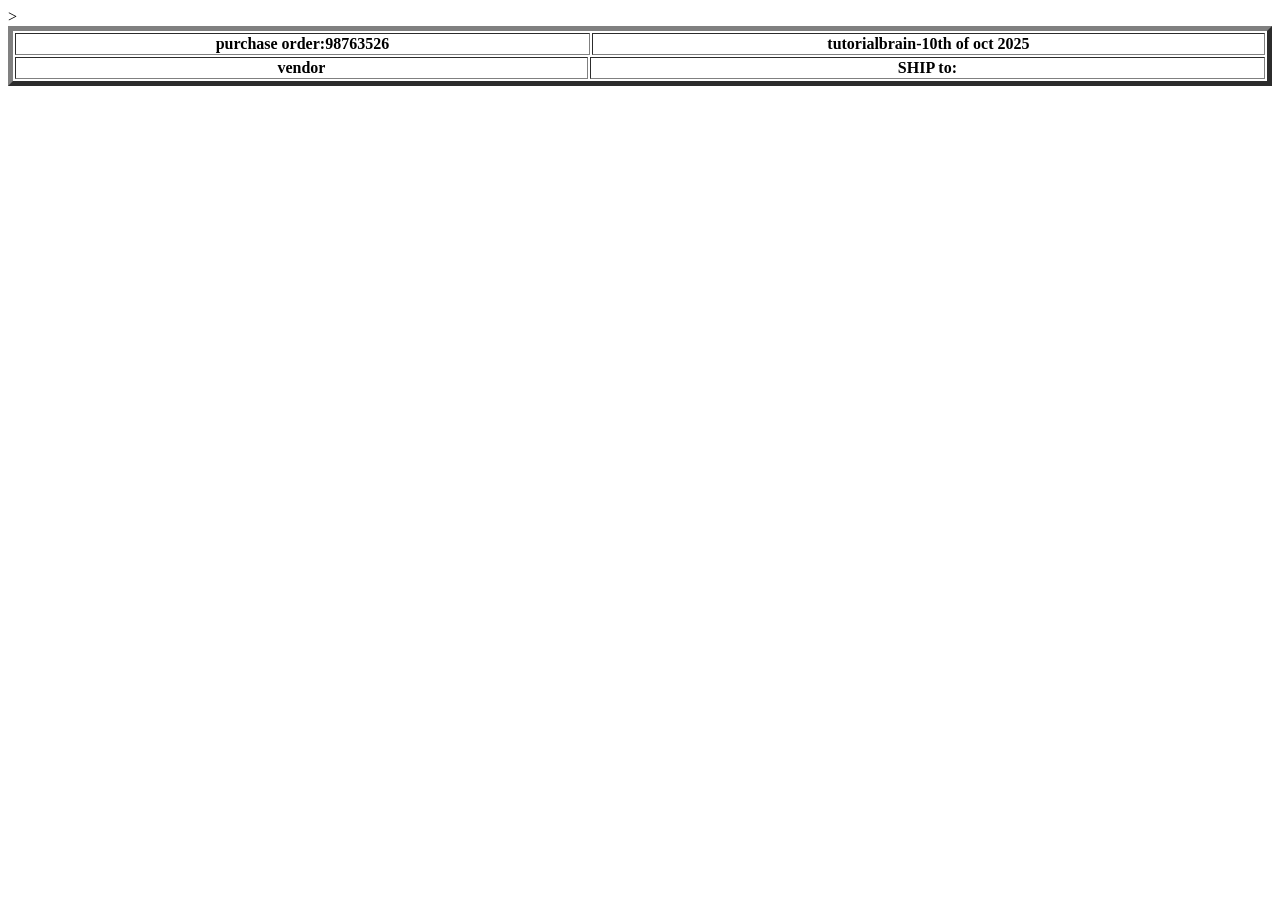
<file: ques7.html>
<!DOCTYPE html>>
<html>
    <head>

    </head>
    <title>
        its my 7th assignment
    </title>
    <body>
        <table border="5"  width="100%">
            <tr>
                <th colspan="3">purchase order:98763526</th>
                <th>tutorialbrain-10th of oct 2025</th>
            </tr>
            <tr>
                <th colspan="2">vendor</th>
                <th colspan="4">SHIP to:</th>


            </tr>

        </table>
    </body>
</html>
</file>
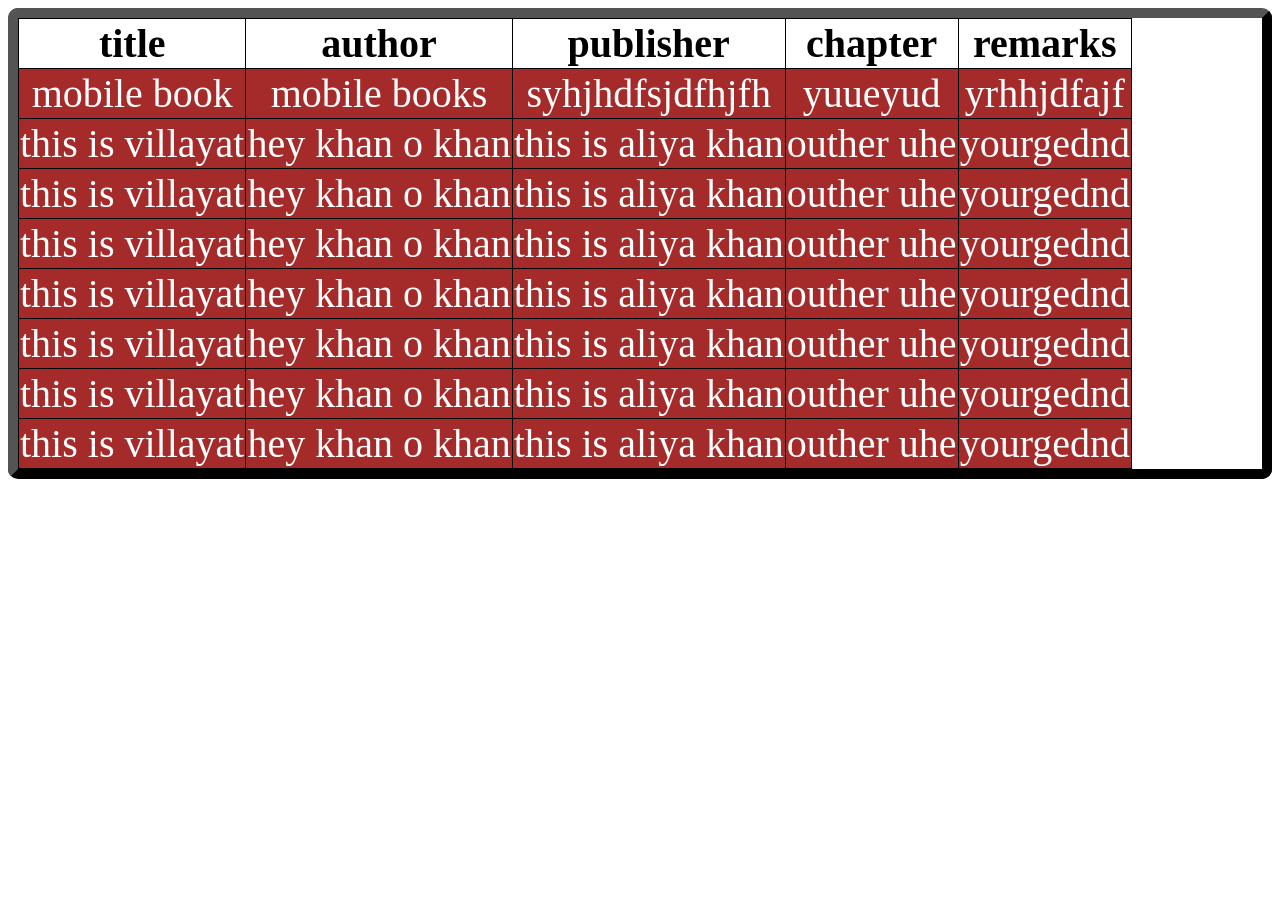
<file: ques9.html>
<!doctype>
<head>
<title>
    user one 
</title>
<script>
    </script>
    <style>
.table{
    display:block;
    border-radius:10px;
    border-color:black;
    color:white;
    border-collapse:collapse;
    text-align:center;


}
.table td{
color:white;
background-color:brown;
font-size:40px;
text-align:center;

}
.table tr{
    color:black;
    background-color:white;
    border-collapse:collapse;
    font-size:40px;
    text-align:center;

}
.table th{
    color:black;
    background-color:white;
    border-collapse:collapse;
    font-size:40px;
    text-align:center;

    
}
    </style>
</head>
<body>
<table border="10" class="table">

    <tr>
        <th >title</th>
        <th>author</th>
        <th>publisher</th>
        <th>chapter</th>
        <th>remarks</th>
    </tr>

    <tr>
        <td>mobile book</td>
        <td>mobile books</td>
        <td>syhjhdfsjdfhjfh</td>
        <td>yuueyud</td>
        <td>yrhhjdfajf</td>
    </tr>

    <tr>
        <td>this is villayat</td>
        <td>hey khan o khan</td>
        <td>this is aliya khan</td>
        <td>outher uhe</td>
        <td>yourgednd</td>
    </tr>

    <tr>
        <td>this is villayat</td>
        <td>hey khan o khan</td>
        <td>this is aliya khan</td>
        <td>outher uhe</td>
        <td>yourgednd</td>
    </tr>

    <tr>
        <td>this is villayat</td>
        <td>hey khan o khan</td>
        <td>this is aliya khan</td>
        <td>outher uhe</td>
        <td>yourgednd</td>
    </tr>

    <tr>
        <td>this is villayat</td>
        <td>hey khan o khan</td>
        <td>this is aliya khan</td>
        <td>outher uhe</td>
        <td>yourgednd</td>
    </tr>

    <tr>
        <td>this is villayat</td>
        <td>hey khan o khan</td>
        <td>this is aliya khan</td>
        <td>outher uhe</td>
        <td>yourgednd</td>
    </tr>

    <tr>
        <td>this is villayat</td>
        <td>hey khan o khan</td>
        <td>this is aliya khan</td>
        <td>outher uhe</td>
        <td>yourgednd</td>
    </tr>

    <tr>
        <td>this is villayat</td>
        <td>hey khan o khan</td>
        <td>this is aliya khan</td>
        <td>outher uhe</td>
        <td>yourgednd</td>
    </tr>

</table>

</body>
</file>
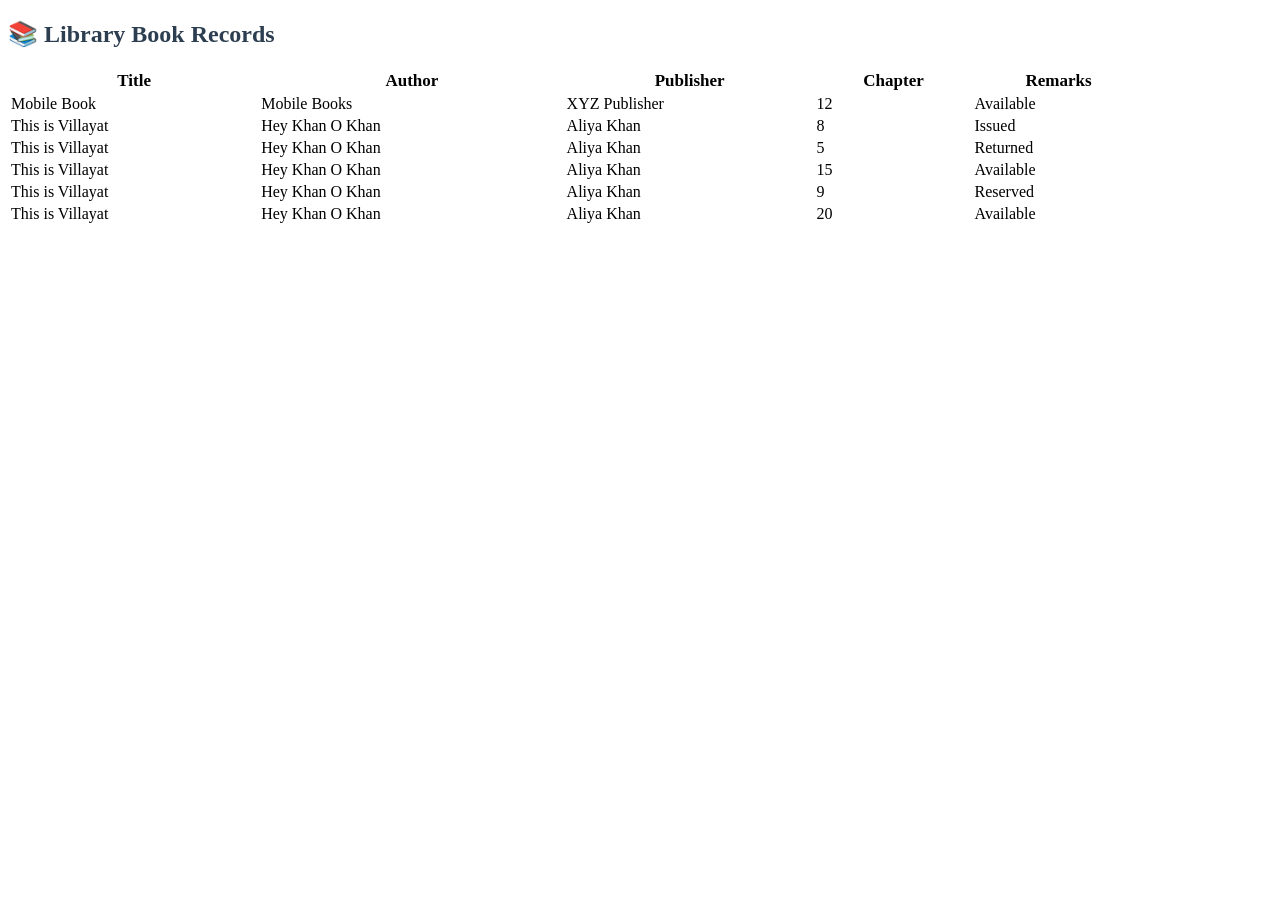
<file: qyes4.html>
<!DOCTYPE html>
<html>
<head>
<title>Book Index</title>

<style>


.container{
    width:90%;
    background:white;
   
    
   
}

h2{
    
    color:#2c3e50;
}

.table{
    width:100%;
   
}

.table th{
   
  
   
    font-size:17px;
}

.table td{
  
}



.table tr:hover{
   
}

</style>

</head>

<body>

<div class="container">

<h2>📚 Library Book Records</h2>

<table class="table">

<tr>
<th>Title</th>
<th>Author</th>
<th>Publisher</th>
<th>Chapter</th>
<th>Remarks</th>
</tr>

<tr>
<td>Mobile Book</td>
<td>Mobile Books</td>
<td>XYZ Publisher</td>
<td>12</td>
<td>Available</td>
</tr>

<tr>
<td>This is Villayat</td>
<td>Hey Khan O Khan</td>
<td>Aliya Khan</td>
<td>8</td>
<td>Issued</td>
</tr>

<tr>
<td>This is Villayat</td>
<td>Hey Khan O Khan</td>
<td>Aliya Khan</td>
<td>5</td>
<td>Returned</td>
</tr>

<tr>
<td>This is Villayat</td>
<td>Hey Khan O Khan</td>
<td>Aliya Khan</td>
<td>15</td>
<td>Available</td>
</tr>

<tr>
<td>This is Villayat</td>
<td>Hey Khan O Khan</td>
<td>Aliya Khan</td>
<td>9</td>
<td>Reserved</td>
</tr>

<tr>
<td>This is Villayat</td>
<td>Hey Khan O Khan</td>
<td>Aliya Khan</td>
<td>20</td>
<td>Available</td>
</tr>

</table>

</div>

</body>
</html>
</file>
